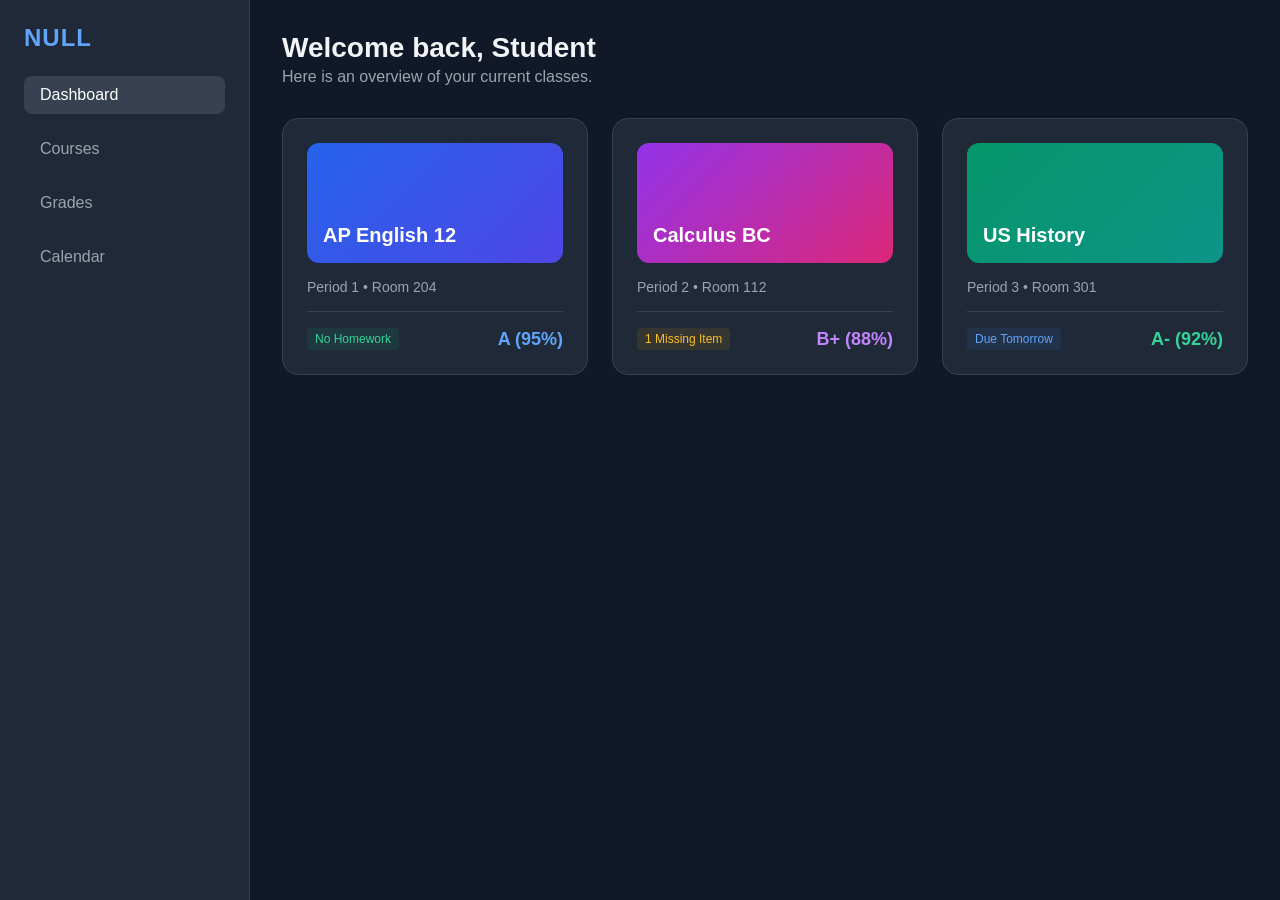
<file: index.html>
<!DOCTYPE html>
<html lang="en">
<head>
  <meta charset="UTF-8">
  <meta name="viewport" content="width=device-width, initial-scale=1.0">
  <title>Schoology Null - Dashboard</title>
  <!-- This line links your HTML to the external style sheet -->
  <link rel="stylesheet" href="style.css">
</head>
<body>

  <!-- SIDEBAR NAVIGATION -->
  <aside>
    <h1>NULL</h1>
    <nav>
      <!-- These links will navigate to your other sub-pages later -->
      <a href="index.html" class="active">Dashboard</a>
      <a href="courses.html">Courses</a>
      <a href="grades.html">Grades</a>
      <a href="calendar.html">Calendar</a>
    </nav>
  </aside>

  <!-- MAIN CONTENT AREA -->
  <main>
    <header>
      <h2>Welcome back, Student</h2>
      <p>Here is an overview of your current classes.</p>
    </header>

    <!-- CLASS CARDS GRID -->
    <section class="grid">
      
      <!-- Period 1 Card -->
      <div class="card english">
        <div class="banner">
          <h3>AP English 12</h3>
        </div>
        <p>Period 1 • Room 204</p>
        <div class="footer">
          <span class="badge green">No Homework</span>
          <span class="grade">A (95%)</span>
        </div>
      </div>

      <!-- Period 2 Card -->
      <div class="card math">
        <div class="banner">
          <h3>Calculus BC</h3>
        </div>
        <p>Period 2 • Room 112</p>
        <div class="footer">
          <span class="badge amber">1 Missing Item</span>
          <span class="grade">B+ (88%)</span>
        </div>
      </div>

      <!-- Period 3 Card -->
      <div class="card history">
        <div class="banner">
          <h3>US History</h3>
        </div>
        <p>Period 3 • Room 301</p>
        <div class="footer">
          <span class="badge blue">Due Tomorrow</span>
          <span class="grade">A- (92%)</span>
        </div>
      </div>

    </section>
  </main>

</body>
</html>
</file>
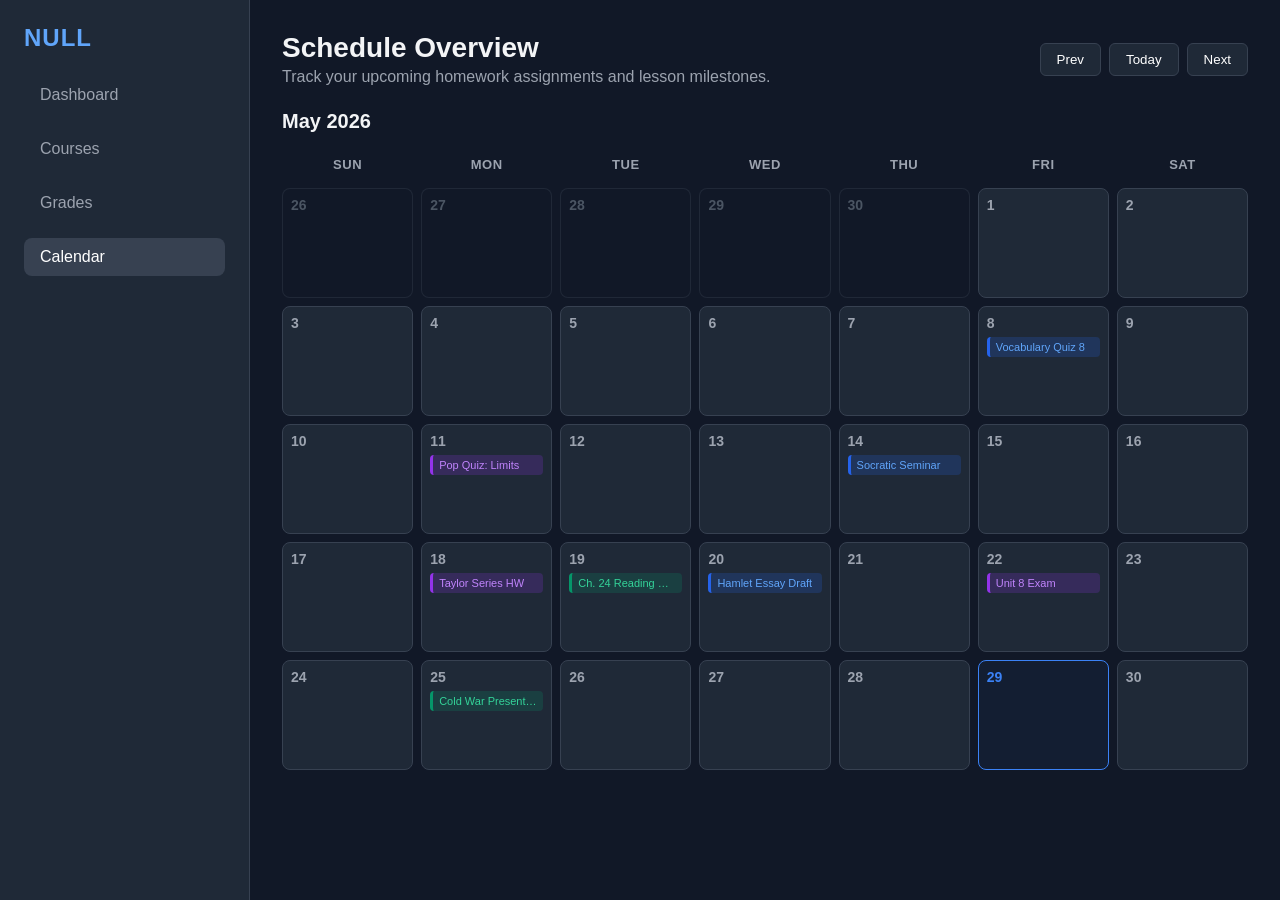
<file: calendar.html>
<!DOCTYPE html>
<html lang="en">
<head>
  <meta charset="UTF-8">
  <meta name="viewport" content="width=device-width, initial-scale=1.0">
  <title>Schoology Null - Calendar</title>
  <link rel="stylesheet" href="style.css">
</head>
<body>

  <!-- SIDEBAR NAVIGATION -->
  <aside>
    <h1>NULL</h1>
    <nav>
      <!-- We swapped the 'active' class to the Calendar link -->
      <a href="index.html">Dashboard</a>
      <a href="courses.html">Courses</a>
      <a href="grades.html">Grades</a>
      <a href="calendar.html" class="active">Calendar</a>
    </nav>
  </aside>

  <!-- MAIN CONTENT AREA -->
  <main>
    <!-- TOP ROW: TITLE AND SWITCH CONTROLS -->
    <header class="calendar-controls">
      <div>
        <h2>Schedule Overview</h2>
        <p>Track your upcoming homework assignments and lesson milestones.</p>
      </div>
      <div class="btn-group">
        <button>Prev</button>
        <button>Today</button>
        <button>Next</button>
      </div>
    </header>

    <h3 style="margin-bottom: 16px; font-size: 20px; font-weight: 600;">May 2026</h3>

    <!-- THE DAYS OF THE WEEK TOP LABELS BAR -->
    <div class="weekdays-header">
      <div class="weekday-title">Sun</div>
      <div class="weekday-title">Mon</div>
      <div class="weekday-title">Tue</div>
      <div class="weekday-title">Wed</div>
      <div class="weekday-title">Thu</div>
      <div class="weekday-title">Fri</div>
      <div class="weekday-title">Sat</div>
    </div>

    <!-- MAIN 7x5 CALENDAR GRID CANVAS -->
    <div class="calendar-grid">
      
      <!-- WEEK 1 -->
      <div class="day-cell outside-month"><div class="day-number">26</div></div>
      <div class="day-cell outside-month"><div class="day-number">27</div></div>
      <div class="day-cell outside-month"><div class="day-number">28</div></div>
      <div class="day-cell outside-month"><div class="day-number">29</div></div>
      <div class="day-cell outside-month"><div class="day-number">30</div></div>
      <div class="day-cell"><div class="day-number">1</div></div>
      <div class="day-cell"><div class="day-number">2</div></div>

      <!-- WEEK 2 -->
      <div class="day-cell"><div class="day-number">3</div></div>
      <div class="day-cell"><div class="day-number">4</div></div>
      <div class="day-cell"><div class="day-number">5</div></div>
      <div class="day-cell"><div class="day-number">6</div></div>
      <div class="day-cell"><div class="day-number">7</div></div>
      <div class="day-cell">
        <div class="day-number">8</div>
        <div class="calendar-event event-english">Vocabulary Quiz 8</div>
      </div>
      <div class="day-cell"><div class="day-number">9</div></div>

      <!-- WEEK 3 -->
      <div class="day-cell"><div class="day-number">10</div></div>
      <div class="day-cell">
        <div class="day-number">11</div>
        <div class="calendar-event event-math">Pop Quiz: Limits</div>
      </div>
      <div class="day-cell"><div class="day-number">12</div></div>
      <div class="day-cell"><div class="day-number">13</div></div>
      <div class="day-cell">
        <div class="day-number">14</div>
        <div class="calendar-event event-english">Socratic Seminar</div>
      </div>
      <div class="day-cell"><div class="day-number">15</div></div>
      <div class="day-cell"><div class="day-number">16</div></div>

      <!-- WEEK 4 -->
      <div class="day-cell"><div class="day-number">17</div></div>
      <div class="day-cell">
        <div class="day-number">18</div>
        <div class="calendar-event event-math">Taylor Series HW</div>
      </div>
      <div class="day-cell">
        <div class="day-number">19</div>
        <div class="calendar-event event-history">Ch. 24 Reading Guide</div>
      </div>
      <div class="day-cell">
        <div class="day-number">20</div>
        <div class="calendar-event event-english">Hamlet Essay Draft</div>
      </div>
      <div class="day-cell"><div class="day-number">21</div></div>
      <div class="day-cell">
        <div class="day-number">22</div>
        <div class="calendar-event event-math">Unit 8 Exam</div>
      </div>
      <div class="day-cell"><div class="day-number">23</div></div>

      <!-- WEEK 5 -->
      <div class="day-cell"><div class="day-number">24</div></div>
      <div class="day-cell">
        <div class="day-number">25</div>
        <div class="calendar-event event-history">Cold War Presentation</div>
      </div>
      <div class="day-cell"><div class="day-number">26</div></div>
      <div class="day-cell"><div class="day-number">27</div></div>
      <div class="day-cell"><div class="day-number">28</div></div>
      <!-- Today Highlight Sample Row Block -->
      <div class="day-cell today">
        <div class="day-number">29</div>
      </div>
      <div class="day-cell"><div class="day-number">30</div></div>

    </div>
  </main>

</body>
</html>
</file>
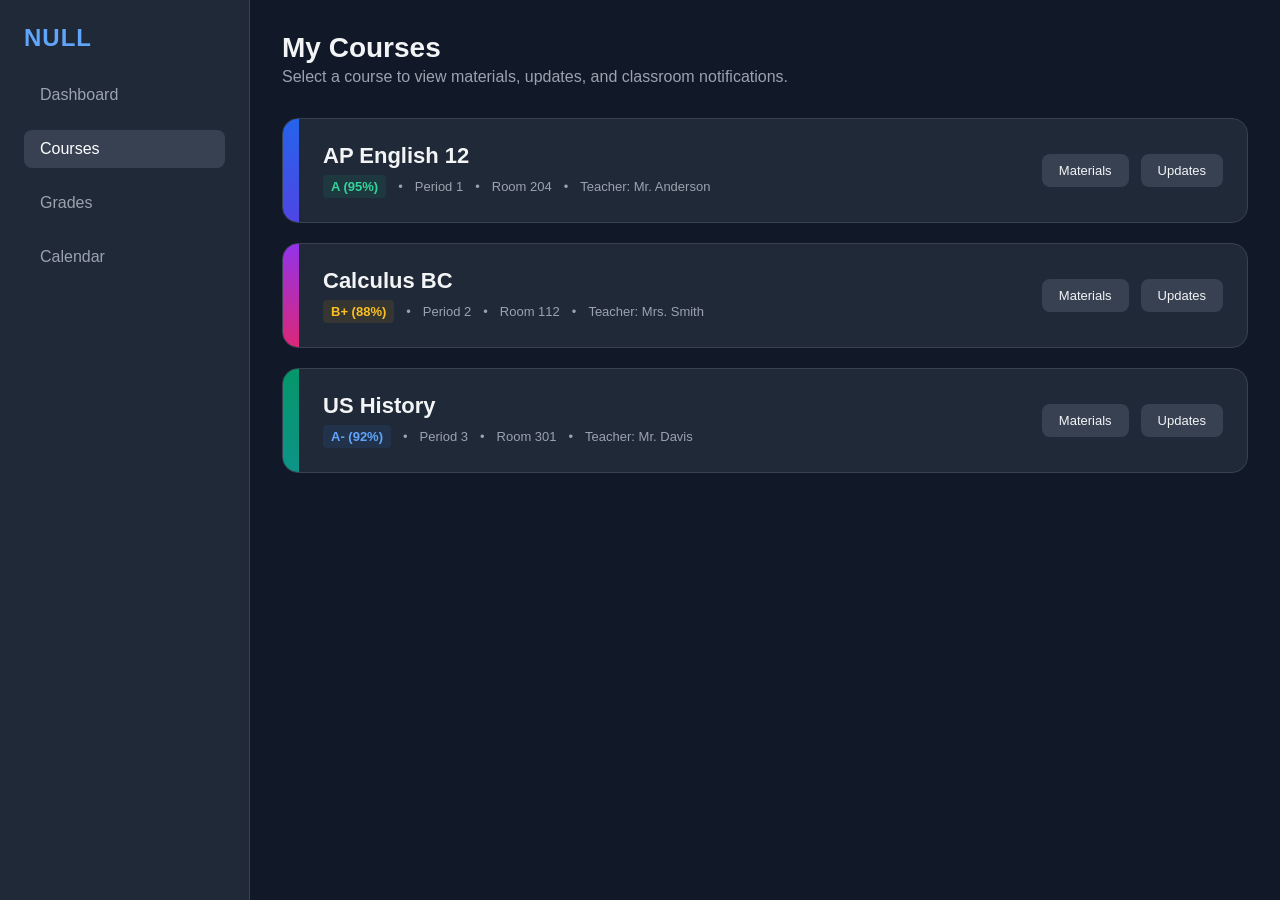
<file: courses.html>
<!DOCTYPE html>
<html lang="en">
<head>
  <meta charset="UTF-8">
  <meta name="viewport" content="width=device-width, initial-scale=1.0">
  <title>Schoology Null - Courses</title>
  <link rel="stylesheet" href="style.css">
</head>
<body>

  <!-- SIDEBAR NAVIGATION -->
  <aside>
    <h1>NULL</h1>
    <nav>
      <!-- We swapped the 'active' class to the Courses link -->
      <a href="index.html">Dashboard</a>
      <a href="courses.html" class="active">Courses</a>
      <a href="grades.html">Grades</a>
      <a href="calendar.html">Calendar</a>
    </nav>
  </aside>

  <!-- MAIN CONTENT AREA -->
  <main>
    <header>
      <h2>My Courses</h2>
      <p>Select a course to view materials, updates, and classroom notifications.</p>
    </header>

    <!-- MAIN COURSES LIST STRIPS CONTAINER -->
    <section class="courses-container">

      <!-- Course Row 1: English -->
      <div class="course-strip english">
        <div class="course-accent"></div>
        <div class="course-strip-body">
          <div class="course-main-info">
            <h3>AP English 12</h3>
            <div class="course-meta-tags">
              <span class="badge green" style="background-color: rgba(16, 185, 129, 0.1); color: #34d399; font-weight:600;">A (95%)</span>
              <span>•</span>
              <span>Period 1</span>
              <span>•</span>
              <span>Room 204</span>
              <span>•</span>
              <span>Teacher: Mr. Anderson</span>
            </div>
          </div>
          <div class="course-actions">
            <a href="#" class="action-btn">Materials</a>
            <a href="#" class="action-btn">Updates</a>
          </div>
        </div>
      </div>

      <!-- Course Row 2: Math -->
      <div class="course-strip math">
        <div class="course-accent"></div>
        <div class="course-strip-body">
          <div class="course-main-info">
            <h3>Calculus BC</h3>
            <div class="course-meta-tags">
              <span class="badge amber" style="background-color: rgba(245, 158, 11, 0.1); color: #fbbf24; font-weight:600;">B+ (88%)</span>
              <span>•</span>
              <span>Period 2</span>
              <span>•</span>
              <span>Room 112</span>
              <span>•</span>
              <span>Teacher: Mrs. Smith</span>
            </div>
          </div>
          <div class="course-actions">
            <a href="#" class="action-btn">Materials</a>
            <a href="#" class="action-btn">Updates</a>
          </div>
        </div>
      </div>

      <!-- Course Row 3: History -->
      <div class="course-strip history">
        <div class="course-accent"></div>
        <div class="course-strip-body">
          <div class="course-main-info">
            <h3>US History</h3>
            <div class="course-meta-tags">
              <span class="badge blue" style="background-color: rgba(59, 130, 246, 0.1); color: #60a5fa; font-weight:600;">A- (92%)</span>
              <span>•</span>
              <span>Period 3</span>
              <span>•</span>
              <span>Room 301</span>
              <span>•</span>
              <span>Teacher: Mr. Davis</span>
            </div>
          </div>
          <div class="course-actions">
            <a href="#" class="action-btn">Materials</a>
            <a href="#" class="action-btn">Updates</a>
          </div>
        </div>
      </div>

    </section>
  </main>

</body>
</html>
</file>
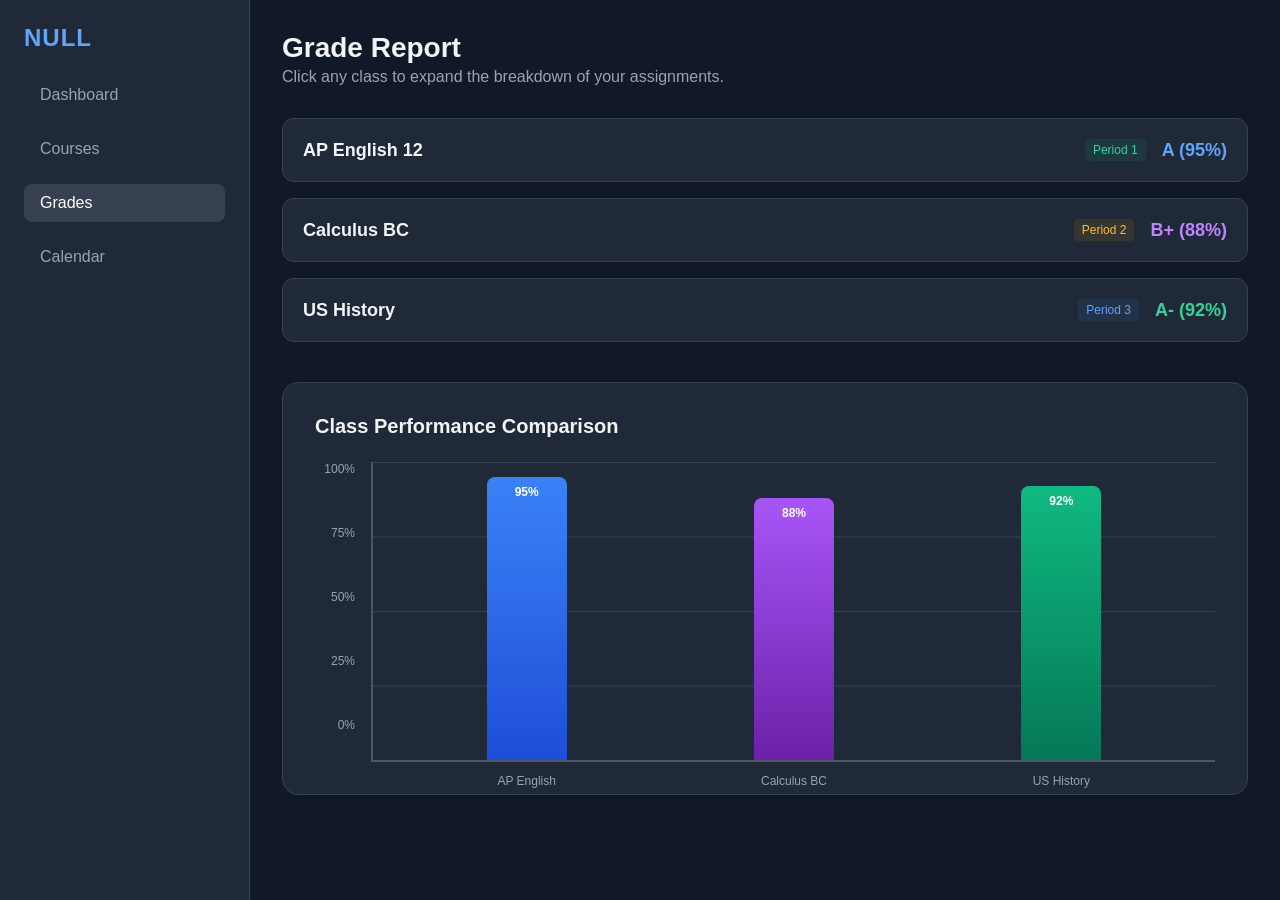
<file: grades.html>
<!DOCTYPE html>
<html lang="en">
<head>
  <meta charset="UTF-8">
  <meta name="viewport" content="width=device-width, initial-scale=1.0">
  <title>Schoology Null - Grades</title>
  <link rel="stylesheet" href="style.css">
</head>
<body>

  <!-- SIDEBAR NAVIGATION -->
  <aside>
    <h1>NULL</h1>
    <nav>
      <!-- We swapped the 'active' class to the Grades link -->
      <a href="index.html">Dashboard</a>
      <a href="courses.html">Courses</a>
      <a href="grades.html" class="active">Grades</a>
      <a href="calendar.html">Calendar</a>
    </nav>
  </aside>

  <!-- MAIN CONTENT AREA -->
  <main>
    <header>
      <h2>Grade Report</h2>
      <p>Click any class to expand the breakdown of your assignments.</p>
    </header>

    <!-- SECTION 1: DROPDOWN ACCORDIONS -->
    <section>
      
      <!-- AP English 12 Dropdown -->
      <details class="course-dropdown">
        <summary>
          <span>AP English 12</span>
          <div class="dropdown-header-right">
            <span class="badge green">Period 1</span>
            <span class="grade" style="color: #60a5fa;">A (95%)</span>
          </div>
        </summary>
        <div class="assignment-list">
          <div class="assignment-row">
            <div class="assignment-info">
              <h4>Hamlet Essay Final Draft</h4>
              <p>Due May 20</p>
            </div>
            <div class="assignment-score"><span>98</span> / 100</div>
          </div>
          <div class="assignment-row">
            <div class="assignment-info">
              <h4>Socratic Seminar: Act IV</h4>
              <p>Due May 14</p>
            </div>
            <div class="assignment-score"><span>18</span> / 20</div>
          </div>
          <div class="assignment-row">
            <div class="assignment-info">
              <h4>Vocabulary Quiz 8</h4>
              <p>Due May 08</p>
            </div>
            <div class="assignment-score"><span>10</span> / 10</div>
          </div>
        </div>
      </details>

      <!-- Calculus BC Dropdown -->
      <details class="course-dropdown">
        <summary>
          <span>Calculus BC</span>
          <div class="dropdown-header-right">
            <span class="badge amber">Period 2</span>
            <span class="grade" style="color: #c084fc;">B+ (88%)</span>
          </div>
        </summary>
        <div class="assignment-list">
          <div class="assignment-row">
            <div class="assignment-info">
              <h4>Unit 8 Exam: Integration</h4>
              <p>Due May 22</p>
            </div>
            <div class="assignment-score"><span>82</span> / 100</div>
          </div>
          <div class="assignment-row">
            <div class="assignment-info">
              <h4>Homework: Taylor Series</h4>
              <p>Due May 18</p>
            </div>
            <div class="assignment-score" style="color: #f87171;">Missing</div>
          </div>
          <div class="assignment-row">
            <div class="assignment-info">
              <h4>Pop Quiz: Limits</h4>
              <p>Due May 11</p>
            </div>
            <div class="assignment-score"><span>9</span> / 10</div>
          </div>
        </div>
      </details>

      <!-- US History Dropdown -->
      <details class="course-dropdown">
        <summary>
          <span>US History</span>
          <div class="dropdown-header-right">
            <span class="badge blue">Period 3</span>
            <span class="grade" style="color: #34d399;">A- (92%)</span>
          </div>
        </summary>
        <div class="assignment-list">
          <div class="assignment-row">
            <div class="assignment-info">
              <h4>Cold War Presentation</h4>
              <p>Due May 25</p>
            </div>
            <div class="assignment-score"><span>47</span> / 50</div>
          </div>
          <div class="assignment-row">
            <div class="assignment-info">
              <h4>Chapter 24 Reading Guide</h4>
              <p>Due May 19</p>
            </div>
            <div class="assignment-score"><span>10</span> / 10</div>
          </div>
        </div>
      </details>

    </section>

        <!-- SECTION 2: THE VERTICAL GRADE DIAGRAM CHART -->
    <section class="diagram-section" style="margin-bottom: 50px;">
      <h3>Class Performance Comparison</h3>
      
      <div class="chart-layout">
        
        <!-- Y-AXIS PERCENTAGE SCALE LABELS -->
        <div class="y-axis-labels">
          <span>100%</span>
          <span>75%</span>
          <span>50%</span>
          <span>25%</span>
          <span>0%</span>
        </div>

        <!-- MAIN GRAPH GRID AREA -->
        <div class="chart-grid-area">
          
          <!-- Column 1: English (95% Height) -->
          <div class="chart-column">
            <div class="chart-vertical-bar bg-v-english" style="height: 95%;">95%</div>
            <div class="chart-x-label">AP English</div>
          </div>

          <!-- Column 2: Math (88% Height) -->
          <div class="chart-column">
            <div class="chart-vertical-bar bg-v-math" style="height: 88%;">88%</div>
            <div class="chart-x-label">Calculus BC</div>
          </div>

          <!-- Column 3: History (92% Height) -->
          <div class="chart-column">
            <div class="chart-vertical-bar bg-v-history" style="height: 92%;">92%</div>
            <div class="chart-x-label">US History</div>
          </div>

        </div>

      </div>
    </section>
  </main>

</body>
</html>
</file>
<file: style.css>
/* ==========================================================================
   1. GLOBAL RESET & BASE THEME
   ========================================================================== */
* {
  margin: 0;
  padding: 0;
  box-sizing: border-box;
  font-family: -apple-system, BlinkMacSystemFont, "Segoe UI", Roboto, Helvetica, Arial, sans-serif;
}

body {
  background-color: #111827; /* Dark background */
  color: #f3f4f6;
  display: flex;
  min-height: 100vh;
}

/* ==========================================================================
   2. SIDEBAR NAVIGATION
   ========================================================================== */
aside {
  width: 250px;
  background-color: #1f2937;
  padding: 24px;
  display: flex;
  flex-direction: column;
  gap: 24px;
  border-right: 1px solid #374151;
}

aside h1 {
  font-size: 24px;
  font-weight: bold;
  color: #60a5fa;
  letter-spacing: 1px;
}

nav {
  display: flex;
  flex-direction: column;
  gap: 16px;
}

nav a {
  color: #9ca3af;
  text-decoration: none;
  padding: 10px 16px;
  border-radius: 8px;
  transition: all 0.2s ease;
}

nav a.active {
  color: #ffffff;
  background-color: #374151;
  font-weight: 500;
}

nav a:hover:not(.active) {
  color: #ffffff;
  background-color: rgba(37, 99, 235, 0.2);
}

/* ==========================================================================
   3. MAIN CONTENT LAYOUT
   ========================================================================== */
main {
  flex: 1;
  padding: 32px;
}

header {
  margin-bottom: 32px;
}

header h2 {
  font-size: 28px;
  font-weight: bold;
  margin-bottom: 4px;
}

header p {
  color: #9ca3af;
}

/* ==========================================================================
   4. CLASS CARDS GRID
   ========================================================================== */
.grid {
  display: grid;
  grid-template-columns: repeat(auto-fill, minmax(280px, 1fr));
  gap: 24px;
}

.card {
  background-color: #1f2937;
  border-radius: 16px;
  padding: 24px;
  border: 1px solid #374151;
  transition: all 0.3s ease;
  cursor: pointer;
}

.card:hover {
  transform: translateY(-4px);
  box-shadow: 0 10px 15px -3px rgba(0, 0, 0, 0.3);
}

/* Unique Hover Borders */
.card.english:hover { border-color: #3b82f6; }
.card.math:hover { border-color: #a855f7; }
.card.history:hover { border-color: #10b981; }

/* Card Banners */
.banner {
  height: 120px;
  border-radius: 12px;
  margin-bottom: 16px;
  display: flex;
  align-items: flex-end;
  padding: 16px;
}

.english .banner { background: linear-gradient(135deg, #2563eb, #4f46e5); }
.math .banner { background: linear-gradient(135deg, #9333ea, #db2777); }
.history .banner { background: linear-gradient(135deg, #059669, #0d9488); }

.banner h3 {
  font-size: 20px;
  font-weight: bold;
  color: #ffffff;
}

.card p {
  font-size: 14px;
  color: #9ca3af;
  margin-bottom: 16px;
}

/* ==========================================================================
   5. CARD FOOTERS & STATUS BADGES
   ========================================================================== */
.footer {
  display: flex;
  justify-content: space-between;
  align-items: center;
  padding-top: 16px;
  border-top: 1px solid #374151;
}

.badge {
  font-size: 12px;
  padding: 4px 8px;
  border-radius: 4px;
  font-weight: 500;
}

.badge.green { background-color: rgba(16, 185, 129, 0.1); color: #34d399; }
.badge.amber { background-color: rgba(245, 158, 11, 0.1); color: #fbbf24; }
.badge.blue { background-color: rgba(59, 130, 246, 0.1); color: #60a5fa; }

.grade {
  font-size: 18px;
  font-weight: bold;
}

.english .grade { color: #60a5fa; }
.math .grade { color: #c084fc; }
.history .grade { color: #34d399; }

/* ==========================================================================
   6. GRADES PAGE SPECIFIC STYLES (Dropdowns & Vertical Chart)
   ========================================================================== */

/* Dropdown Accordion styling */
.course-dropdown {
  background-color: #1f2937;
  border: 1px solid #374151;
  border-radius: 12px;
  margin-bottom: 16px;
  overflow: hidden;
}

.course-dropdown summary {
  padding: 20px;
  font-size: 18px;
  font-weight: 600;
  cursor: pointer;
  display: flex;
  justify-content: space-between;
  align-items: center;
  user-select: none;
}

.course-dropdown summary::-webkit-details-marker {
  display: none;
}

.dropdown-header-right {
  display: flex;
  align-items: center;
  gap: 16px;
}

/* Assignment Rows inside the dropdown */
.assignment-list {
  background-color: #1a202c;
  border-top: 1px solid #374151;
  padding: 8px 0;
}

.assignment-row {
  display: flex;
  justify-content: space-between;
  align-items: center;
  padding: 14px 20px;
  border-bottom: 1px solid #2d3748;
  font-size: 14px;
}

.assignment-row:last-child {
  border-bottom: none;
}

.assignment-info h4 {
  font-weight: 500;
  margin-bottom: 2px;
}

.assignment-info p {
  font-size: 12px;
  color: #9ca3af;
}

.assignment-score {
  font-weight: 600;
  color: #9ca3af;
}

.assignment-score span {
  color: #f3f4f6;
}

/* Vertical Diagram Section */
.diagram-section {
  background-color: #1f2937;
  border: 1px solid #374151;
  border-radius: 16px;
  padding: 32px;
  margin-top: 40px;
}

.diagram-section h3 {
  font-size: 20px;
  font-weight: bold;
  margin-bottom: 24px;
}

/* The Layout Container: Y-Axis labels on left, main chart on right */
.chart-layout {
  display: flex;
  gap: 16px;
  height: 300px; /* Overall height of the graph grid */
}

/* Y-Axis scale label alignment */
.y-axis-labels {
  display: flex;
  flex-direction: column;
  justify-content: space-between;
  text-align: right;
  width: 40px;
  font-size: 12px;
  color: #9ca3af;
  padding-bottom: 30px; /* Keeps numbers aligned with graph area */
}

/* The actual graph grid background area */
.chart-grid-area {
  flex: 1;
  display: flex;
  justify-content: space-around;
  align-items: flex-end;
  border-left: 2px solid #4b5563;
  border-bottom: 2px solid #4b5563;
  padding: 0 20px;
  background-image: linear-gradient(#374151 1px, transparent 1px);
  background-size: 100% 25%; /* Generates guide grid lines at 25%, 50%, 75% */
}

/* Individual columns containing the bar and the label underneath */
.chart-column {
  display: flex;
  flex-direction: column;
  align-items: center;
  justify-content: flex-end;
  height: 100%;
  width: 80px;
  position: relative;
}

/* The vertical color bar */
.chart-vertical-bar {
  width: 100%;
  border-radius: 8px 8px 0 0;
  display: flex;
  justify-content: center;
  align-items: top;
  padding-top: 8px;
  font-size: 12px;
  font-weight: bold;
  color: #ffffff;
  transition: height 0.5s ease-in-out;
}

/* Subject name text anchored underneath the bottom baseline axis line */
.chart-x-label {
  position: absolute;
  bottom: -28px;
  font-size: 12px;
  font-weight: 500;
  color: #9ca3af;
  white-space: nowrap;
}

/* Gradient themes for vertical bars */
.bg-v-english { background: linear-gradient(180deg, #3b82f6, #1d4ed8); }
.bg-v-math { background: linear-gradient(180deg, #a855f7, #6b21a8); }
.bg-v-history { background: linear-gradient(180deg, #10b981, #047857); }

/* ==========================================================================
   7. CALENDAR PAGE SPECIFIC STYLES (Grid & Day Blocks)
   ========================================================================== */

/* Sub-header row with Month selection buttons */
.calendar-controls {
  display: flex;
  justify-content: space-between;
  align-items: center;
  margin-bottom: 24px;
}

.calendar-controls h3 {
  font-size: 22px;
  font-weight: bold;
}

.btn-group {
  display: flex;
  gap: 8px;
}

.btn-group button {
  background-color: #1f2937;
  border: 1px solid #374151;
  color: #ffffff;
  padding: 8px 16px;
  border-radius: 6px;
  cursor: pointer;
  font-weight: 500;
  transition: background-color 0.2s;
}

.btn-group button:hover {
  background-color: #374151;
}

/* Master Weekly Title Bar (Sun, Mon, Tue, etc.) */
.weekdays-header {
  display: grid;
  grid-template-columns: repeat(7, 1fr);
  gap: 8px;
  text-align: center;
  margin-bottom: 8px;
}

.weekday-title {
  font-size: 13px;
  font-weight: 600;
  color: #9ca3af;
  text-transform: uppercase;
  letter-spacing: 0.5px;
  padding: 8px 0;
}

/* Main 7-Column Calendar Box Grid */
.calendar-grid {
  display: grid;
  grid-template-columns: repeat(7, 1fr);
  grid-auto-rows: 110px; /* Forces boxes to be uniformly tall */
  gap: 8px;
}

/* The actual individual calendar cell block */
.day-cell {
  background-color: #1f2937;
  border: 1px solid #374151;
  border-radius: 8px;
  padding: 8px;
  display: flex;
  flex-direction: column;
  gap: 6px;
  overflow: hidden;
}

/* Styles for days that belong to the previous or next month */
.day-cell.outside-month {
  background-color: #111827;
  border-color: rgba(55, 65, 81, 0.4);
}

.day-cell.outside-month .day-number {
  color: #4b5563;
}

.day-number {
  font-size: 14px;
  font-weight: 600;
  color: #9ca3af;
}

/* Highlight style rule for the current today cell */
.day-cell.today {
  border-color: #3b82f6;
  background-color: rgba(59, 130, 246, 0.05);
}

.day-cell.today .day-number {
  color: #3b82f6;
}

/* Inline miniature assignment items inside calendar boxes */
.calendar-event {
  font-size: 11px;
  font-weight: 500;
  padding: 4px 6px;
  border-radius: 4px;
  white-space: nowrap;
  overflow: hidden;
  text-overflow: ellipsis; /* Safe cutoff truncation for long words */
  cursor: pointer;
  transition: transform 0.1s ease;
}

.calendar-event:hover {
  transform: scale(1.02);
}

/* Subject color rules for calendar event capsules */
.event-english { background-color: rgba(37, 99, 235, 0.2); color: #60a5fa; border-left: 3px solid #2563eb; }
.event-math { background-color: rgba(147, 51, 234, 0.2); color: #c084fc; border-left: 3px solid #9333ea; }
.event-history { background-color: rgba(5, 150, 105, 0.2); color: #34d399; border-left: 3px solid #059669; }

/* ==========================================================================
   8. COURSES PAGE SPECIFIC STYLES (Rows & List Layout)
   ========================================================================== */

/* Main layout for course panels container */
.courses-container {
  display: flex;
  flex-direction: column;
  gap: 20px;
}

/* Wide rectangle course panels */
.course-strip {
  background-color: #1f2937;
  border: 1px solid #374151;
  border-radius: 16px;
  display: flex;
  overflow: hidden;
  transition: all 0.3s ease;
  cursor: pointer;
}

.course-strip:hover {
  transform: translateX(4px);
  box-shadow: 0 10px 15px -3px rgba(0, 0, 0, 0.3);
}

/* Colorful left accent blocks for the panels */
.course-accent {
  width: 16px;
}
.course-strip.english .course-accent { background: linear-gradient(180deg, #2563eb, #4f46e5); }
.course-strip.math .course-accent { background: linear-gradient(180deg, #9333ea, #db2777); }
.course-strip.history .course-accent { background: linear-gradient(180deg, #059669, #0d9488); }

/* Main informational content layout inside the strip */
.course-strip-body {
  flex: 1;
  padding: 24px;
  display: flex;
  justify-content: space-between;
  align-items: center;
}

.course-main-info h3 {
  font-size: 22px;
  font-weight: bold;
  margin-bottom: 6px;
}

.course-meta-tags {
  display: flex;
  gap: 12px;
  align-items: center;
}

.course-meta-tags span {
  font-size: 13px;
  color: #9ca3af;
}

/* Quick access quick-link buttons on the right side */
.course-actions {
  display: flex;
  gap: 12px;
}

.action-btn {
  background-color: #374151;
  color: #f3f4f6;
  text-decoration: none;
  padding: 8px 16px;
  border-radius: 8px;
  font-size: 13px;
  font-weight: 500;
  border: 1px solid transparent;
  transition: all 0.2s ease;
}

.action-btn:hover {
  background-color: #4b5563;
  color: #ffffff;
}

/* Specific class color outlines on hover actions */
.course-strip.english .action-btn:hover { border-color: #3b82f6; }
.course-strip.math .action-btn:hover { border-color: #a855f7; }
.course-strip.history .action-btn:hover { border-color: #10b981; }
</file>
